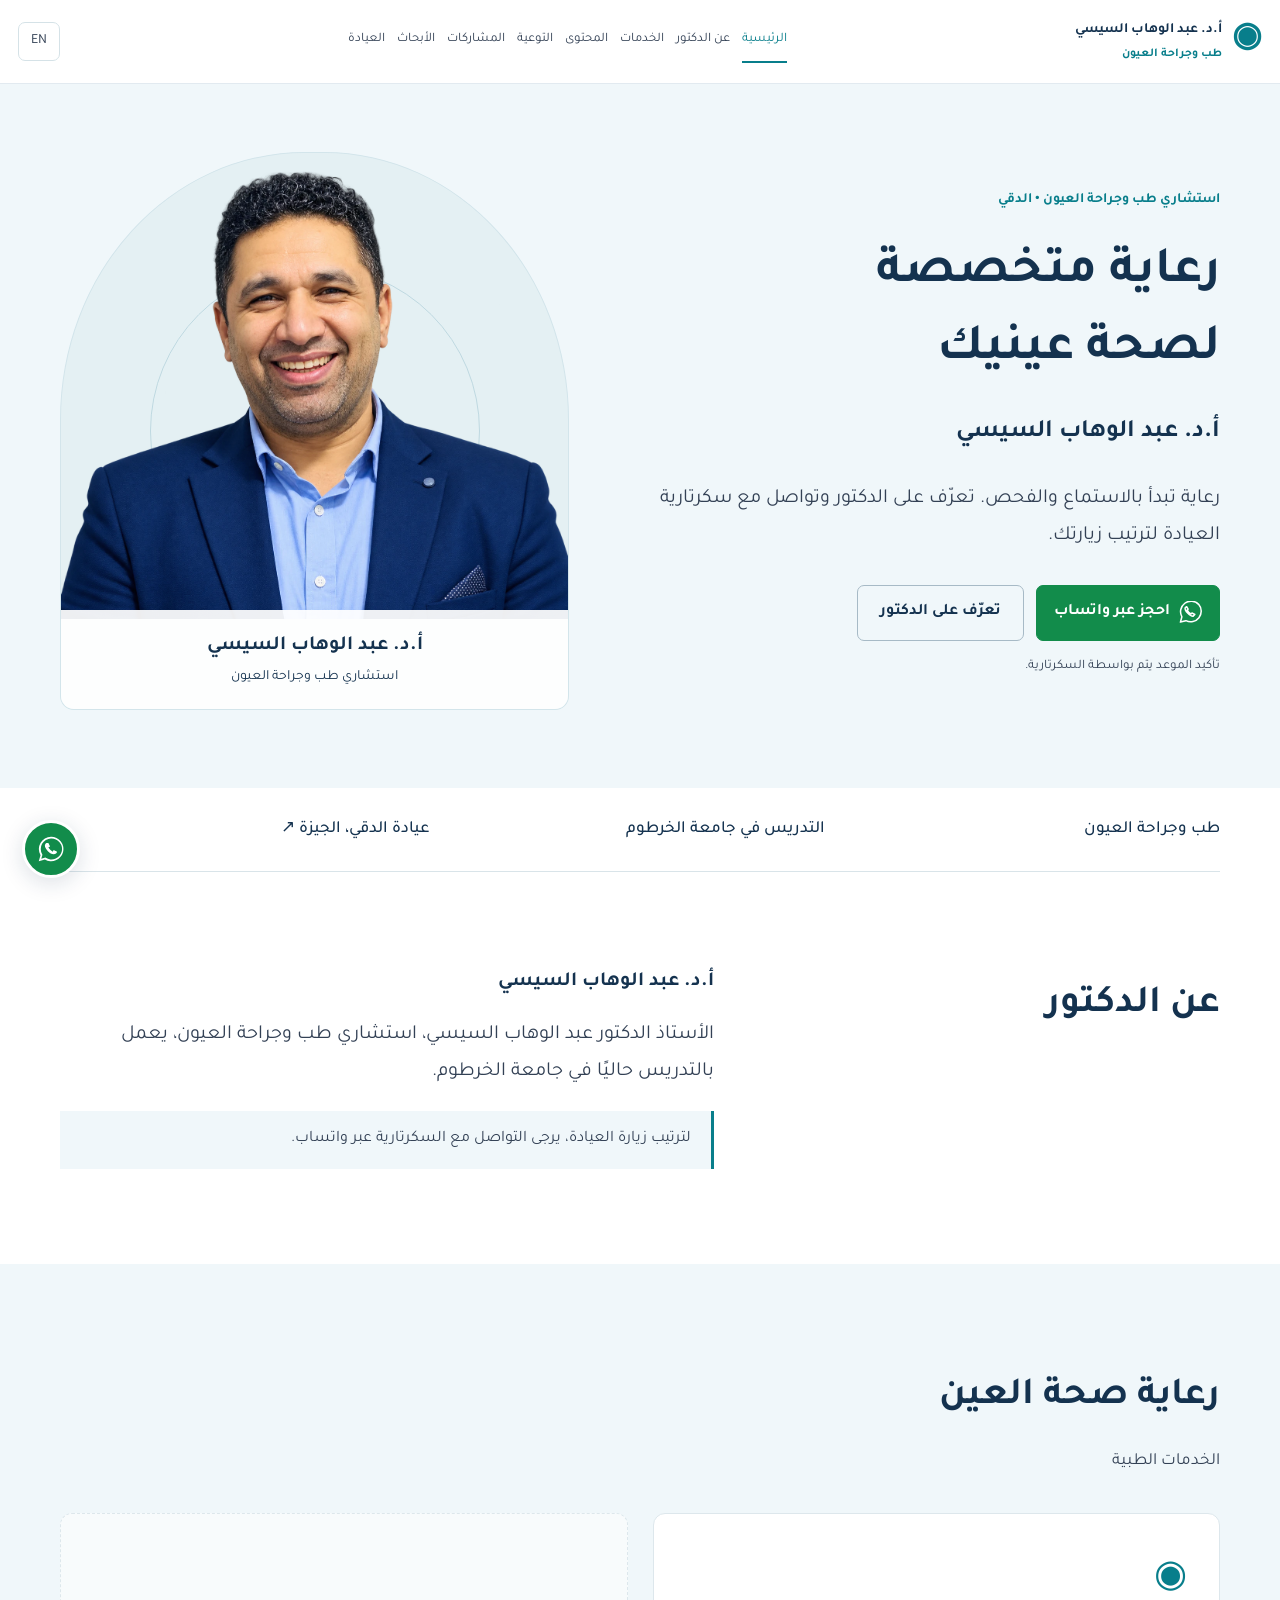
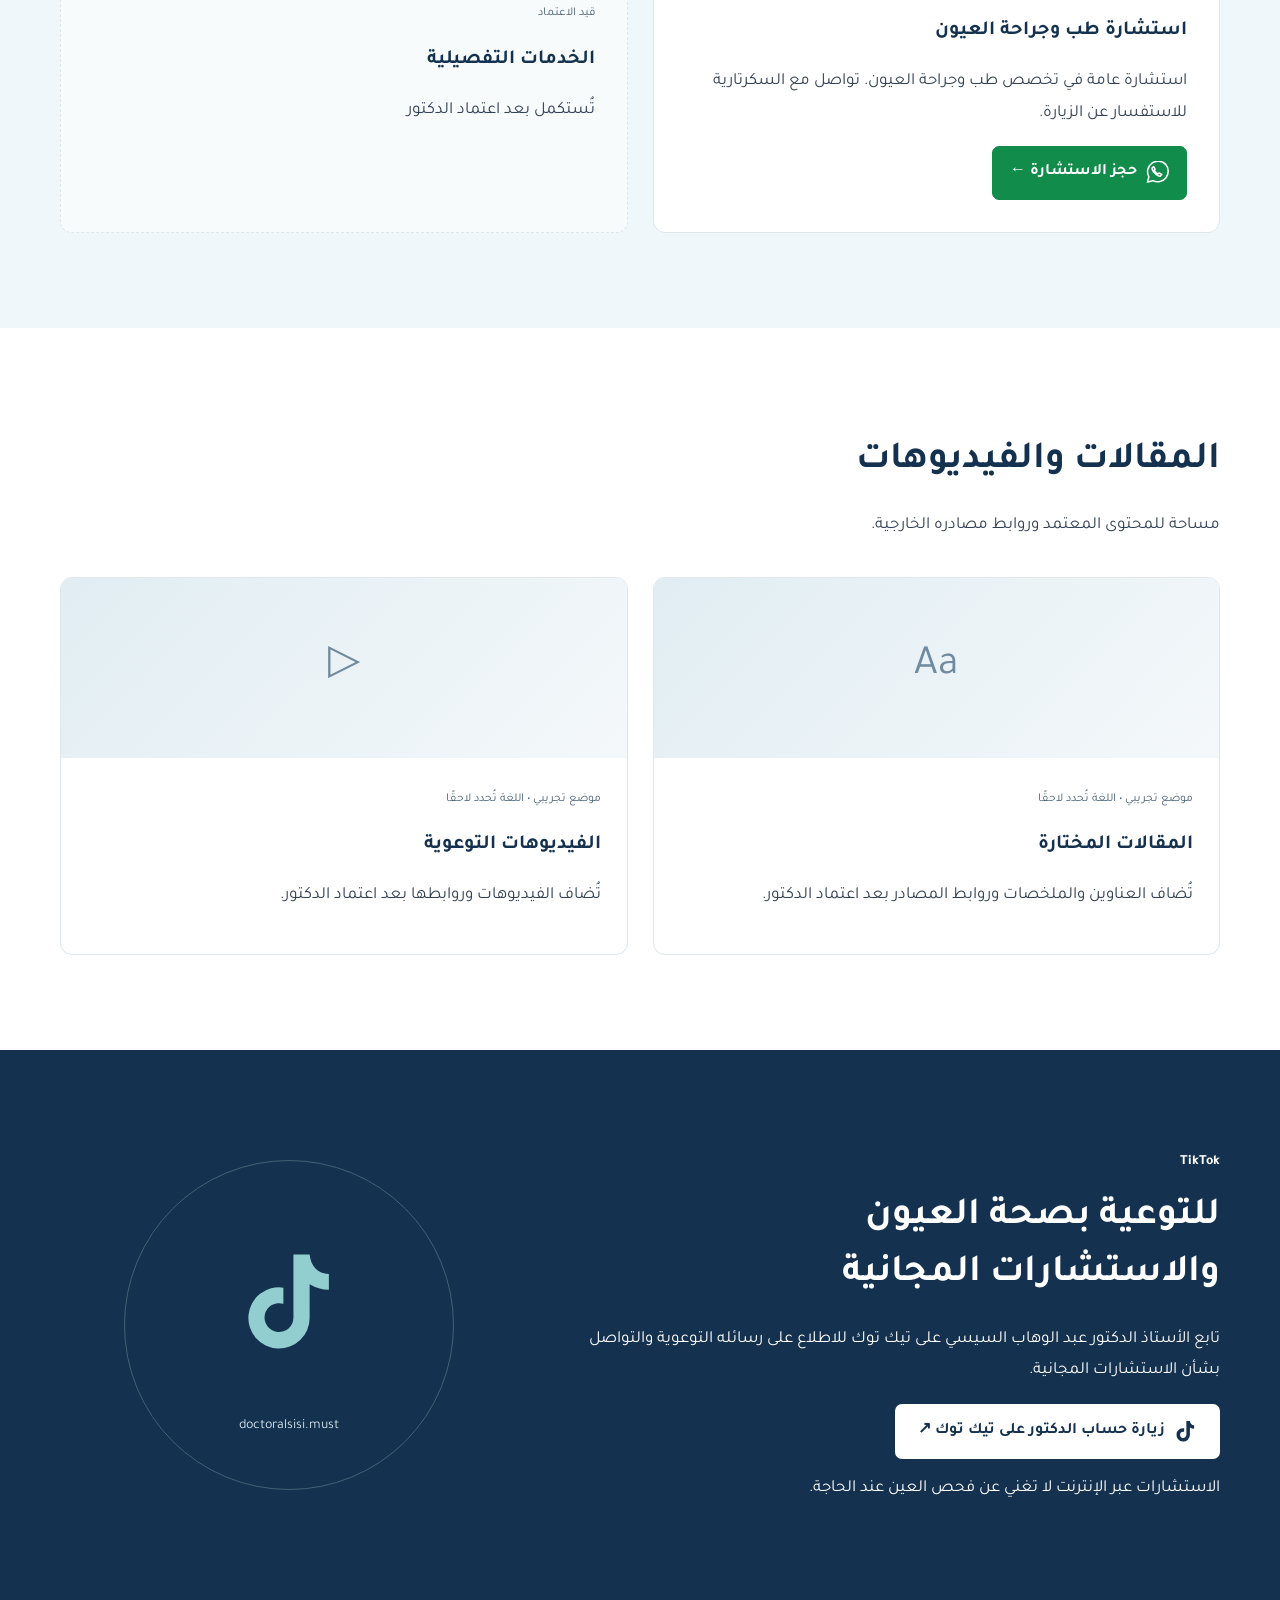
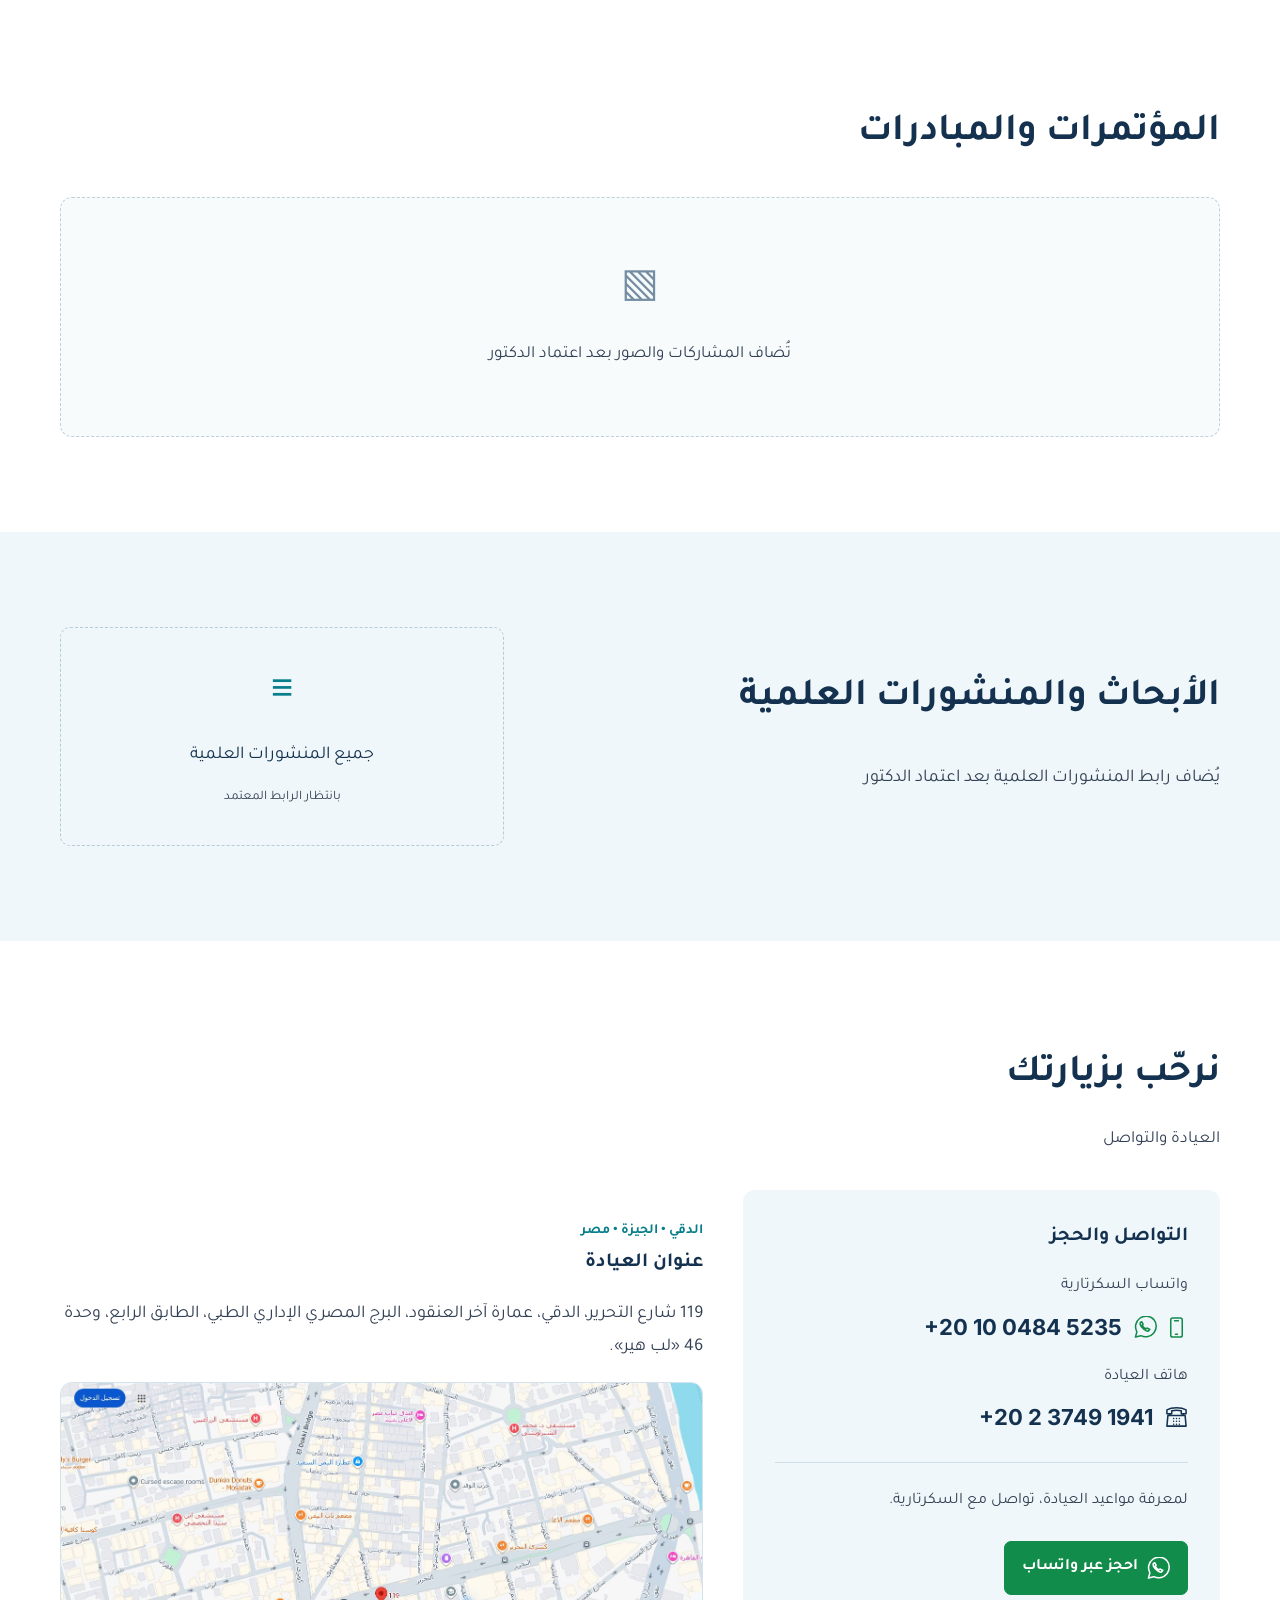
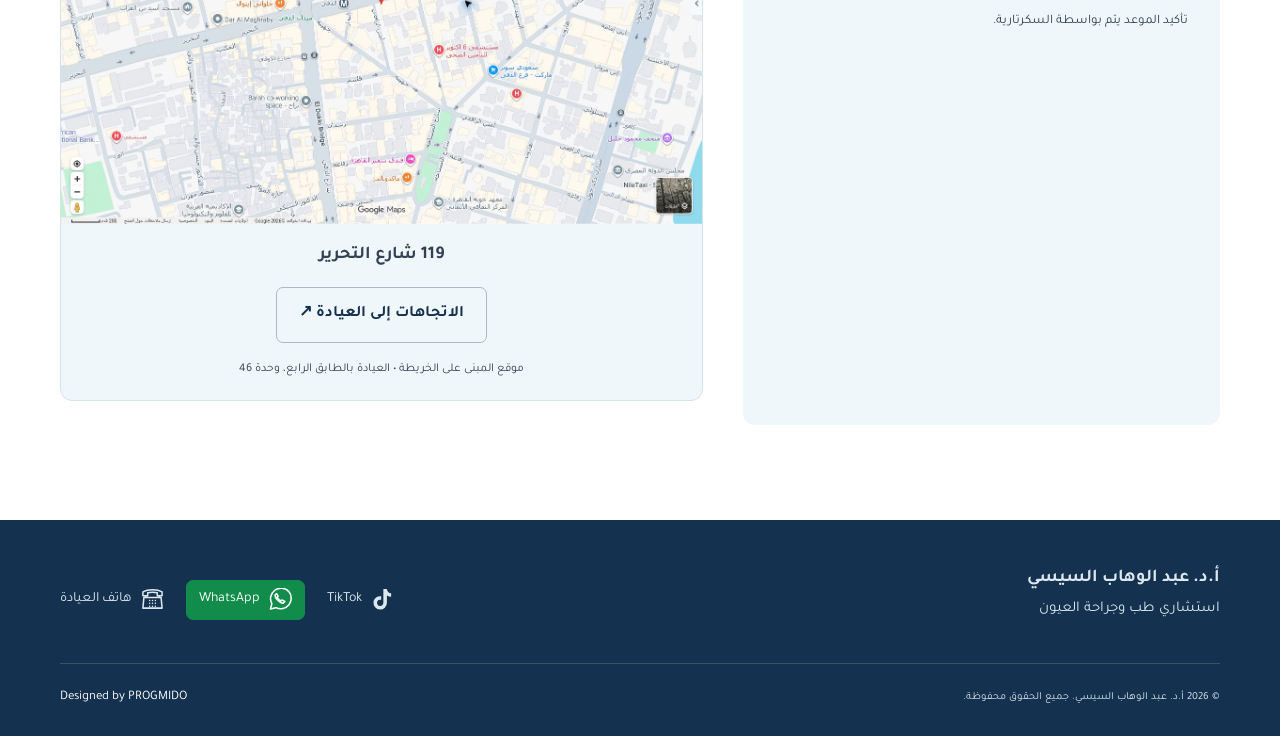
<file: index.html>
<!DOCTYPE html>

<html dir="rtl" lang="ar"><head><meta charset="utf-8"/><meta content="width=device-width,initial-scale=1" name="viewport"/><meta content="noindex,nofollow" name="robots"/><title>أ.د. عبد الوهاب السيسي | استشاري طب وجراحة العيون</title><meta content="تعرّف على الأستاذ الدكتور عبد الوهاب السيسي، استشاري طب وجراحة العيون، وتواصل مع سكرتارية عيادة الدقي لحجز موعد." name="description"/><link href="index.html" hreflang="ar" rel="alternate"/><link href="en.html" hreflang="en" rel="alternate"/><link href="assets/css/style.css?v=3" rel="stylesheet"/><script defer="" src="assets/js/main.js"></script><link href="assets/css/fonts.css" rel="stylesheet"/></head><body>
<a class="skip" href="#main">انتقل إلى المحتوى</a><header class="header"><div class="nav-wrap"><a class="brand" href="#home"><span aria-hidden="true" class="brand-icon">◉</span><span>أ.د. عبد الوهاب السيسي<small>طب وجراحة العيون</small></span></a><button aria-controls="navigation" aria-expanded="false" class="menu-toggle">القائمة ☰</button><nav aria-label="القائمة الرئيسية" id="navigation"><a href="#home">الرئيسية</a><a href="#about">عن الدكتور</a><a href="#services">الخدمات</a><a href="#insights">المحتوى</a><a href="#awareness">التوعية</a><a href="#activities">المشاركات</a><a href="#research">الأبحاث</a><a href="#clinic">العيادة</a></nav><a class="language" data-language="" href="en.html" lang="en">EN</a></div></header>
<main id="main"><section class="hero" id="home"><div class="container hero-grid"><div><span class="eyebrow">استشاري طب وجراحة العيون • الدقي</span><h1>رعاية متخصصة<br/>لصحة عينيك</h1><p class="hero-name">أ.د. عبد الوهاب السيسي</p><p class="lead">رعاية تبدأ بالاستماع والفحص. تعرّف على الدكتور وتواصل مع سكرتارية العيادة لترتيب زيارتك.</p><div class="actions"><a class="button primary whatsapp-action" href="https://wa.me/201004845235?text=%D9%85%D8%B1%D8%AD%D8%A8%D9%8B%D8%A7%D8%8C%20%D8%A3%D8%B1%D8%BA%D8%A8%20%D9%81%D9%8A%20%D8%AD%D8%AC%D8%B2%20%D9%85%D9%88%D8%B9%D8%AF%20%D9%85%D8%B9%20%D8%A7%D9%84%D8%A3%D8%B3%D8%AA%D8%A7%D8%B0%20%D8%A7%D9%84%D8%AF%D9%83%D8%AA%D9%88%D8%B1%20%D8%B9%D8%A8%D8%AF%20%D8%A7%D9%84%D9%88%D9%87%D8%A7%D8%A8%20%D8%A7%D9%84%D8%B3%D9%8A%D8%B3%D9%8A%20%D9%81%D9%8A%20%D8%B9%D9%8A%D8%A7%D8%AF%D8%A9%20%D8%A7%D9%84%D8%AF%D9%82%D9%8A.%20%D9%85%D8%A7%20%D8%A7%D9%84%D9%85%D9%88%D8%A7%D8%B9%D9%8A%D8%AF%20%D8%A7%D9%84%D9%85%D8%AA%D8%A7%D8%AD%D8%A9%D8%9F" rel="noopener noreferrer" target="_blank"><svg aria-hidden="true" class="contact-icon whatsapp-icon" fill="none" stroke="currentColor" stroke-linecap="round" stroke-linejoin="round" stroke-width="1.6" viewBox="0 0 24 24"><path d="M20.5 3.5A11 11 0 0 0 3 16.5L1.5 22l5.7-1.5A11 11 0 0 0 20.5 3.5Z"></path><path d="M8 6 6.5 7c-1 3 5 9 8 9l2-2-3-1.5-1 1c-2-1-3-2-4-4l1-1Z"></path></svg>احجز عبر واتساب</a><a class="button secondary" href="#about">تعرّف على الدكتور</a></div><p class="fine">تأكيد الموعد يتم بواسطة السكرتارية.</p></div><div class="portrait"><div aria-hidden="true" class="orbit"></div><img alt="أ.د. عبد الوهاب السيسي" fetchpriority="high" height="1202" src="assets/images/doctor-portrait.webp" width="1309"/><div class="portrait-caption">أ.د. عبد الوهاب السيسي<small>استشاري طب وجراحة العيون</small></div></div></div></section>
<div class="quick-strip container"><div><strong>طب وجراحة العيون</strong></div><div><strong>التدريس في جامعة الخرطوم</strong></div><a href="#clinic"><strong>عيادة الدقي، الجيزة ↗</strong></a></div>
<section id="about"><div class="container about-grid"><div class="section-heading"><h2>عن الدكتور</h2></div><div><h3>أ.د. عبد الوهاب السيسي</h3><p class="lead">الأستاذ الدكتور عبد الوهاب السيسي، استشاري طب وجراحة العيون، يعمل بالتدريس حاليًا في جامعة الخرطوم.</p><div class="inline-note">لترتيب زيارة العيادة، يرجى التواصل مع السكرتارية عبر واتساب.</div></div></div></section>
<section class="tinted" id="services"><div class="container"><div class="section-heading"><h2>رعاية صحة العين</h2><p>الخدمات الطبية</p></div><div class="cards"><article class="card service"><span aria-hidden="true" class="card-icon">◉</span><h3>استشارة طب وجراحة العيون</h3><p>استشارة عامة في تخصص طب وجراحة العيون. تواصل مع السكرتارية للاستفسار عن الزيارة.</p><a class="text-link whatsapp-action" href="https://wa.me/201004845235?text=%D9%85%D8%B1%D8%AD%D8%A8%D9%8B%D8%A7%D8%8C%20%D8%A3%D8%B1%D8%BA%D8%A8%20%D9%81%D9%8A%20%D8%AD%D8%AC%D8%B2%20%D9%85%D9%88%D8%B9%D8%AF%20%D9%85%D8%B9%20%D8%A7%D9%84%D8%A3%D8%B3%D8%AA%D8%A7%D8%B0%20%D8%A7%D9%84%D8%AF%D9%83%D8%AA%D9%88%D8%B1%20%D8%B9%D8%A8%D8%AF%20%D8%A7%D9%84%D9%88%D9%87%D8%A7%D8%A8%20%D8%A7%D9%84%D8%B3%D9%8A%D8%B3%D9%8A%20%D9%81%D9%8A%20%D8%B9%D9%8A%D8%A7%D8%AF%D8%A9%20%D8%A7%D9%84%D8%AF%D9%82%D9%8A.%20%D9%85%D8%A7%20%D8%A7%D9%84%D9%85%D9%88%D8%A7%D8%B9%D9%8A%D8%AF%20%D8%A7%D9%84%D9%85%D8%AA%D8%A7%D8%AD%D8%A9%D8%9F" rel="noopener noreferrer" target="_blank"><svg aria-hidden="true" class="contact-icon whatsapp-icon" fill="none" stroke="currentColor" stroke-linecap="round" stroke-linejoin="round" stroke-width="1.6" viewBox="0 0 24 24"><path d="M20.5 3.5A11 11 0 0 0 3 16.5L1.5 22l5.7-1.5A11 11 0 0 0 20.5 3.5Z"></path><path d="M8 6 6.5 7c-1 3 5 9 8 9l2-2-3-1.5-1 1c-2-1-3-2-4-4l1-1Z"></path></svg>حجز الاستشارة ←</a></article><article class="card pending"><span class="badge">قيد الاعتماد</span><h3>الخدمات التفصيلية</h3><p>تُستكمل بعد اعتماد الدكتور</p></article></div></div></section>
<section id="insights"><div class="container"><div class="section-heading"><h2>المقالات والفيديوهات</h2><p>مساحة للمحتوى المعتمد وروابط مصادره الخارجية.</p></div><div class="cards"><article class="card editorial"><div aria-label="موضع صورة المقال" class="media-placeholder" role="img">Aa</div><span class="badge">موضع تجريبي • اللغة تُحدد لاحقًا</span><h3>المقالات المختارة</h3><p>تُضاف العناوين والملخصات وروابط المصادر بعد اعتماد الدكتور.</p></article><article class="card editorial"><div aria-label="موضع صورة الفيديو" class="media-placeholder" role="img">▷</div><span class="badge">موضع تجريبي • اللغة تُحدد لاحقًا</span><h3>الفيديوهات التوعوية</h3><p>تُضاف الفيديوهات وروابطها بعد اعتماد الدكتور.</p></article></div></div></section>
<section class="awareness" id="awareness"><div class="container awareness-grid"><div><span class="eyebrow">TikTok</span><h2>للتوعية بصحة العيون<br/>والاستشارات المجانية</h2><p>تابع الأستاذ الدكتور عبد الوهاب السيسي على تيك توك للاطلاع على رسائله التوعوية والتواصل بشأن الاستشارات المجانية.</p><a class="button white tiktok-action" href="https://www.tiktok.com/@doctoralsisi.must" rel="noopener noreferrer" target="_blank"><svg aria-hidden="true" class="contact-icon tiktok-icon" fill="currentColor" viewBox="0 0 24 24"><path d="M16.6 1c.3 2.7 1.8 4.3 4.4 4.5v3.6a9.4 9.4 0 0 1-4.4-1.3v7.7a7 7 0 1 1-6-6.9v3.7a3.3 3.3 0 1 0 2.3 3.2V1Z"></path></svg>زيارة حساب الدكتور على تيك توك ↗</a><p class="fine">الاستشارات عبر الإنترنت لا تغني عن فحص العين عند الحاجة.</p></div><div aria-hidden="true" class="awareness-art"><span><svg aria-hidden="true" class="contact-icon tiktok-icon" fill="currentColor" viewBox="0 0 24 24"><path d="M16.6 1c.3 2.7 1.8 4.3 4.4 4.5v3.6a9.4 9.4 0 0 1-4.4-1.3v7.7a7 7 0 1 1-6-6.9v3.7a3.3 3.3 0 1 0 2.3 3.2V1Z"></path></svg></span><div>doctoralsisi.must</div></div></div></section>
<section id="activities"><div class="container"><div class="section-heading"><h2>المؤتمرات والمبادرات</h2></div><div class="empty-gallery"><span aria-hidden="true">▧</span><p>تُضاف المشاركات والصور بعد اعتماد الدكتور</p></div></div></section>
<section class="tinted" id="research"><div class="container research"><div><div class="section-heading"><h2>الأبحاث والمنشورات العلمية</h2></div><p>يُضاف رابط المنشورات العلمية بعد اعتماد الدكتور</p></div><div class="publication-placeholder"><span aria-hidden="true">≡</span><p>جميع المنشورات العلمية</p><small>بانتظار الرابط المعتمد</small></div></div></section>
<section id="clinic"><div class="container"><div class="section-heading"><h2>نرحّب بزيارتك</h2><p>العيادة والتواصل</p></div><div class="clinic-grid"><div class="contact-card"><h3>التواصل والحجز</h3><p>واتساب السكرتارية</p><a class="number" href="https://wa.me/201004845235" rel="noopener noreferrer" target="_blank"><span class="number-icons"><svg aria-hidden="true" class="contact-icon mobile-icon" fill="none" stroke="currentColor" stroke-linecap="round" stroke-linejoin="round" stroke-width="1.6" viewBox="0 0 24 24"><rect height="20" rx="2" width="12" x="6" y="2"></rect><path d="M10 5h4M11 19h2"></path></svg><svg aria-hidden="true" class="contact-icon whatsapp-icon" fill="none" stroke="currentColor" stroke-linecap="round" stroke-linejoin="round" stroke-width="1.6" viewBox="0 0 24 24"><path d="M20.5 3.5A11 11 0 0 0 3 16.5L1.5 22l5.7-1.5A11 11 0 0 0 20.5 3.5Z"></path><path d="M8 6 6.5 7c-1 3 5 9 8 9l2-2-3-1.5-1 1c-2-1-3-2-4-4l1-1Z"></path></svg></span><bdi>+20 10 0484 5235</bdi></a><p>هاتف العيادة</p><a class="number" href="tel:+20237491941"><span class="number-icons"><svg aria-hidden="true" class="contact-icon landline-icon" fill="none" stroke="currentColor" stroke-linecap="round" stroke-linejoin="round" stroke-width="1.6" viewBox="0 0 24 24"><path d="M3 10h18l1 11H2ZM5 10V8m14 2V8M2 4c5-3 15-3 20 0v4h-5V5a20 20 0 0 0-10 0v3H2Z"></path><path d="M9 13h.01M12 13h.01M15 13h.01M9 16h.01M12 16h.01M15 16h.01M9 19h.01M12 19h.01M15 19h.01"></path></svg></span><bdi>+20 2 3749 1941</bdi></a><hr/><p>لمعرفة مواعيد العيادة، تواصل مع السكرتارية.</p><a class="button primary whatsapp-action" href="https://wa.me/201004845235?text=%D9%85%D8%B1%D8%AD%D8%A8%D9%8B%D8%A7%D8%8C%20%D8%A3%D8%B1%D8%BA%D8%A8%20%D9%81%D9%8A%20%D8%AD%D8%AC%D8%B2%20%D9%85%D9%88%D8%B9%D8%AF%20%D9%85%D8%B9%20%D8%A7%D9%84%D8%A3%D8%B3%D8%AA%D8%A7%D8%B0%20%D8%A7%D9%84%D8%AF%D9%83%D8%AA%D9%88%D8%B1%20%D8%B9%D8%A8%D8%AF%20%D8%A7%D9%84%D9%88%D9%87%D8%A7%D8%A8%20%D8%A7%D9%84%D8%B3%D9%8A%D8%B3%D9%8A%20%D9%81%D9%8A%20%D8%B9%D9%8A%D8%A7%D8%AF%D8%A9%20%D8%A7%D9%84%D8%AF%D9%82%D9%8A.%20%D9%85%D8%A7%20%D8%A7%D9%84%D9%85%D9%88%D8%A7%D8%B9%D9%8A%D8%AF%20%D8%A7%D9%84%D9%85%D8%AA%D8%A7%D8%AD%D8%A9%D8%9F" rel="noopener noreferrer" target="_blank"><svg aria-hidden="true" class="contact-icon whatsapp-icon" fill="none" stroke="currentColor" stroke-linecap="round" stroke-linejoin="round" stroke-width="1.6" viewBox="0 0 24 24"><path d="M20.5 3.5A11 11 0 0 0 3 16.5L1.5 22l5.7-1.5A11 11 0 0 0 20.5 3.5Z"></path><path d="M8 6 6.5 7c-1 3 5 9 8 9l2-2-3-1.5-1 1c-2-1-3-2-4-4l1-1Z"></path></svg>احجز عبر واتساب</a><p class="fine">تأكيد الموعد يتم بواسطة السكرتارية.</p></div><div class="address-card"><span class="eyebrow">الدقي • الجيزة • مصر</span><h3>عنوان العيادة</h3><p class="address">119 شارع التحرير، الدقي، عمارة آخر العنقود، البرج المصري الإداري الطبي، الطابق الرابع، وحدة 46 «لب هير».</p><div class="map-panel"><a aria-label="عرض موقع المبنى على الخريطة" class="map-capture" href="https://www.google.com/maps/place/119+%D8%A7%D9%84%D8%AA%D8%AD%D8%B1%D9%8A%D8%B1%D8%8C+st%D8%8C+%D9%82%D8%B3%D9%85+%D8%A7%D9%84%D8%AF%D9%82%D9%8A%D8%8C+%D9%85%D8%AD%D8%A7%D9%81%D8%B8%D8%A9+%D8%A7%D9%84%D8%AC%D9%8A%D8%B2%D8%A9+3750330%D8%8C+%D9%85%D8%B5%D8%B1%E2%80%AD/@30.0384314,31.2130858,17z/data=!3m1!4b1!4m6!3m5!1s0x145846d4c457eeed:0x3fee08eb1dd763f8!8m2!3d30.0384314!4d31.2130858!16s%2Fg%2F11vklgx51n?entry=ttu&amp;g_ep=EgoyMDI2MTAwNy4wIKXMDSoASAFQAw%3D%3D" rel="noopener noreferrer" target="_blank"><img alt="خريطة موقع 119 شارع التحرير بالدقي" height="936" loading="lazy" src="assets/images/clinic-map.jpg" width="1363"/></a><strong>119 شارع التحرير</strong><a class="button secondary" href="https://www.google.com/maps/place/119+%D8%A7%D9%84%D8%AA%D8%AD%D8%B1%D9%8A%D8%B1%D8%8C+st%D8%8C+%D9%82%D8%B3%D9%85+%D8%A7%D9%84%D8%AF%D9%82%D9%8A%D8%8C+%D9%85%D8%AD%D8%A7%D9%81%D8%B8%D8%A9+%D8%A7%D9%84%D8%AC%D9%8A%D8%B2%D8%A9+3750330%D8%8C+%D9%85%D8%B5%D8%B1%E2%80%AD/@30.0384314,31.2130858,17z/data=!3m1!4b1!4m6!3m5!1s0x145846d4c457eeed:0x3fee08eb1dd763f8!8m2!3d30.0384314!4d31.2130858!16s%2Fg%2F11vklgx51n?entry=ttu&amp;g_ep=EgoyMDI2MTAwNy4wIKXMDSoASAFQAw%3D%3D" rel="noopener noreferrer" target="_blank">الاتجاهات إلى العيادة ↗</a><small>موقع المبنى على الخريطة • العيادة بالطابق الرابع، وحدة 46</small></div></div></div></div></section></main>
<footer><div class="container footer-top"><div><strong>أ.د. عبد الوهاب السيسي</strong><p>استشاري طب وجراحة العيون</p></div><div class="footer-links"><a class="tiktok-action" href="https://www.tiktok.com/@doctoralsisi.must" rel="noopener noreferrer" target="_blank"><svg aria-hidden="true" class="contact-icon tiktok-icon" fill="currentColor" viewBox="0 0 24 24"><path d="M16.6 1c.3 2.7 1.8 4.3 4.4 4.5v3.6a9.4 9.4 0 0 1-4.4-1.3v7.7a7 7 0 1 1-6-6.9v3.7a3.3 3.3 0 1 0 2.3 3.2V1Z"></path></svg>TikTok</a> <a class="whatsapp-action" href="https://wa.me/201004845235?text=%D9%85%D8%B1%D8%AD%D8%A8%D9%8B%D8%A7%D8%8C%20%D8%A3%D8%B1%D8%BA%D8%A8%20%D9%81%D9%8A%20%D8%AD%D8%AC%D8%B2%20%D9%85%D9%88%D8%B9%D8%AF%20%D9%85%D8%B9%20%D8%A7%D9%84%D8%A3%D8%B3%D8%AA%D8%A7%D8%B0%20%D8%A7%D9%84%D8%AF%D9%83%D8%AA%D9%88%D8%B1%20%D8%B9%D8%A8%D8%AF%20%D8%A7%D9%84%D9%88%D9%87%D8%A7%D8%A8%20%D8%A7%D9%84%D8%B3%D9%8A%D8%B3%D9%8A%20%D9%81%D9%8A%20%D8%B9%D9%8A%D8%A7%D8%AF%D8%A9%20%D8%A7%D9%84%D8%AF%D9%82%D9%8A.%20%D9%85%D8%A7%20%D8%A7%D9%84%D9%85%D9%88%D8%A7%D8%B9%D9%8A%D8%AF%20%D8%A7%D9%84%D9%85%D8%AA%D8%A7%D8%AD%D8%A9%D8%9F" rel="noopener noreferrer" target="_blank"><svg aria-hidden="true" class="contact-icon whatsapp-icon" fill="none" stroke="currentColor" stroke-linecap="round" stroke-linejoin="round" stroke-width="1.6" viewBox="0 0 24 24"><path d="M20.5 3.5A11 11 0 0 0 3 16.5L1.5 22l5.7-1.5A11 11 0 0 0 20.5 3.5Z"></path><path d="M8 6 6.5 7c-1 3 5 9 8 9l2-2-3-1.5-1 1c-2-1-3-2-4-4l1-1Z"></path></svg>WhatsApp</a><a class="phone-action" href="tel:+20237491941"><svg aria-hidden="true" class="contact-icon landline-icon" fill="none" stroke="currentColor" stroke-linecap="round" stroke-linejoin="round" stroke-width="1.6" viewBox="0 0 24 24"><path d="M3 10h18l1 11H2ZM5 10V8m14 2V8M2 4c5-3 15-3 20 0v4h-5V5a20 20 0 0 0-10 0v3H2Z"></path><path d="M9 13h.01M12 13h.01M15 13h.01M9 16h.01M12 16h.01M15 16h.01M9 19h.01M12 19h.01M15 19h.01"></path></svg>هاتف العيادة</a></div></div><div class="container footer-bottom"><small>© 2026 أ.د. عبد الوهاب السيسي. جميع الحقوق محفوظة.</small><a class="" href="https://medo67866.github.io/progmido/" rel="noopener noreferrer" target="_blank">Designed by PROGMIDO</a></div></footer>
<a class="floating-whatsapp" href="https://wa.me/201004845235?text=%D9%85%D8%B1%D8%AD%D8%A8%D9%8B%D8%A7%D8%8C%20%D8%A3%D8%B1%D8%BA%D8%A8%20%D9%81%D9%8A%20%D8%AD%D8%AC%D8%B2%20%D9%85%D9%88%D8%B9%D8%AF%20%D9%85%D8%B9%20%D8%A7%D9%84%D8%A3%D8%B3%D8%AA%D8%A7%D8%B0%20%D8%A7%D9%84%D8%AF%D9%83%D8%AA%D9%88%D8%B1%20%D8%B9%D8%A8%D8%AF%20%D8%A7%D9%84%D9%88%D9%87%D8%A7%D8%A8%20%D8%A7%D9%84%D8%B3%D9%8A%D8%B3%D9%8A%20%D9%81%D9%8A%20%D8%B9%D9%8A%D8%A7%D8%AF%D8%A9%20%D8%A7%D9%84%D8%AF%D9%82%D9%8A.%20%D9%85%D8%A7%20%D8%A7%D9%84%D9%85%D9%88%D8%A7%D8%B9%D9%8A%D8%AF%20%D8%A7%D9%84%D9%85%D8%AA%D8%A7%D8%AD%D8%A9%D8%9F" rel="noopener noreferrer" target="_blank"><svg aria-hidden="true" height="28" viewBox="0 0 32 32" width="28"><path d="M16 2a14 14 0 0 0-12 21L2 30l7-2A14 14 0 1 0 16 2zm0 2a12 12 0 1 1-6 22l-.4-.2-4.7 1.3 1.3-4.6-.3-.5A12 12 0 0 1 16 4zm-5 5c-1 0-2 2-2 3 0 4 6 10 10 10 2 0 4-2 4-3l-4-2-1 2c-2-1-4-3-5-5l2-1-2-4z" fill="currentColor"></path></svg><span class="sr-only">احجز عبر واتساب</span></a>
<dialog id="lightbox"><button autofocus="" class="close-lightbox">إغلاق ×</button><img alt="" height="600" width="900"/></dialog></body></html>
</file>
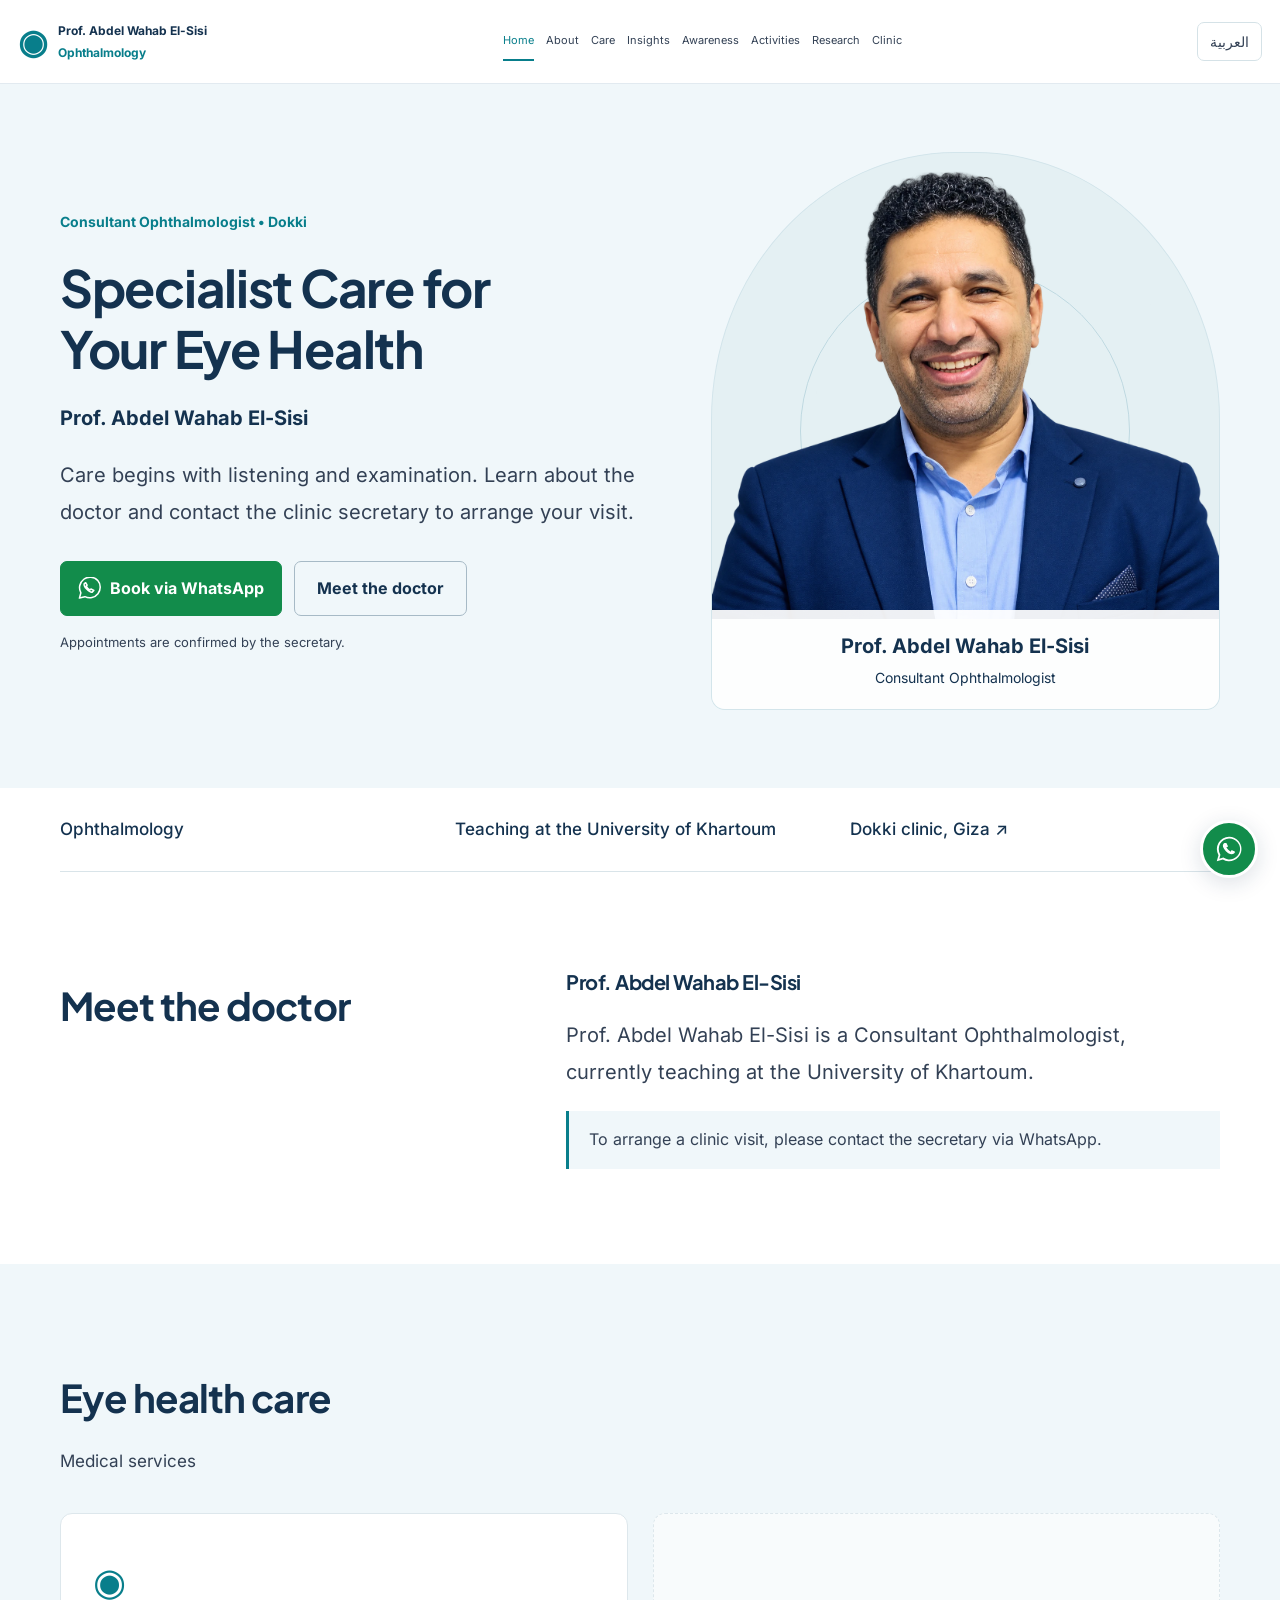
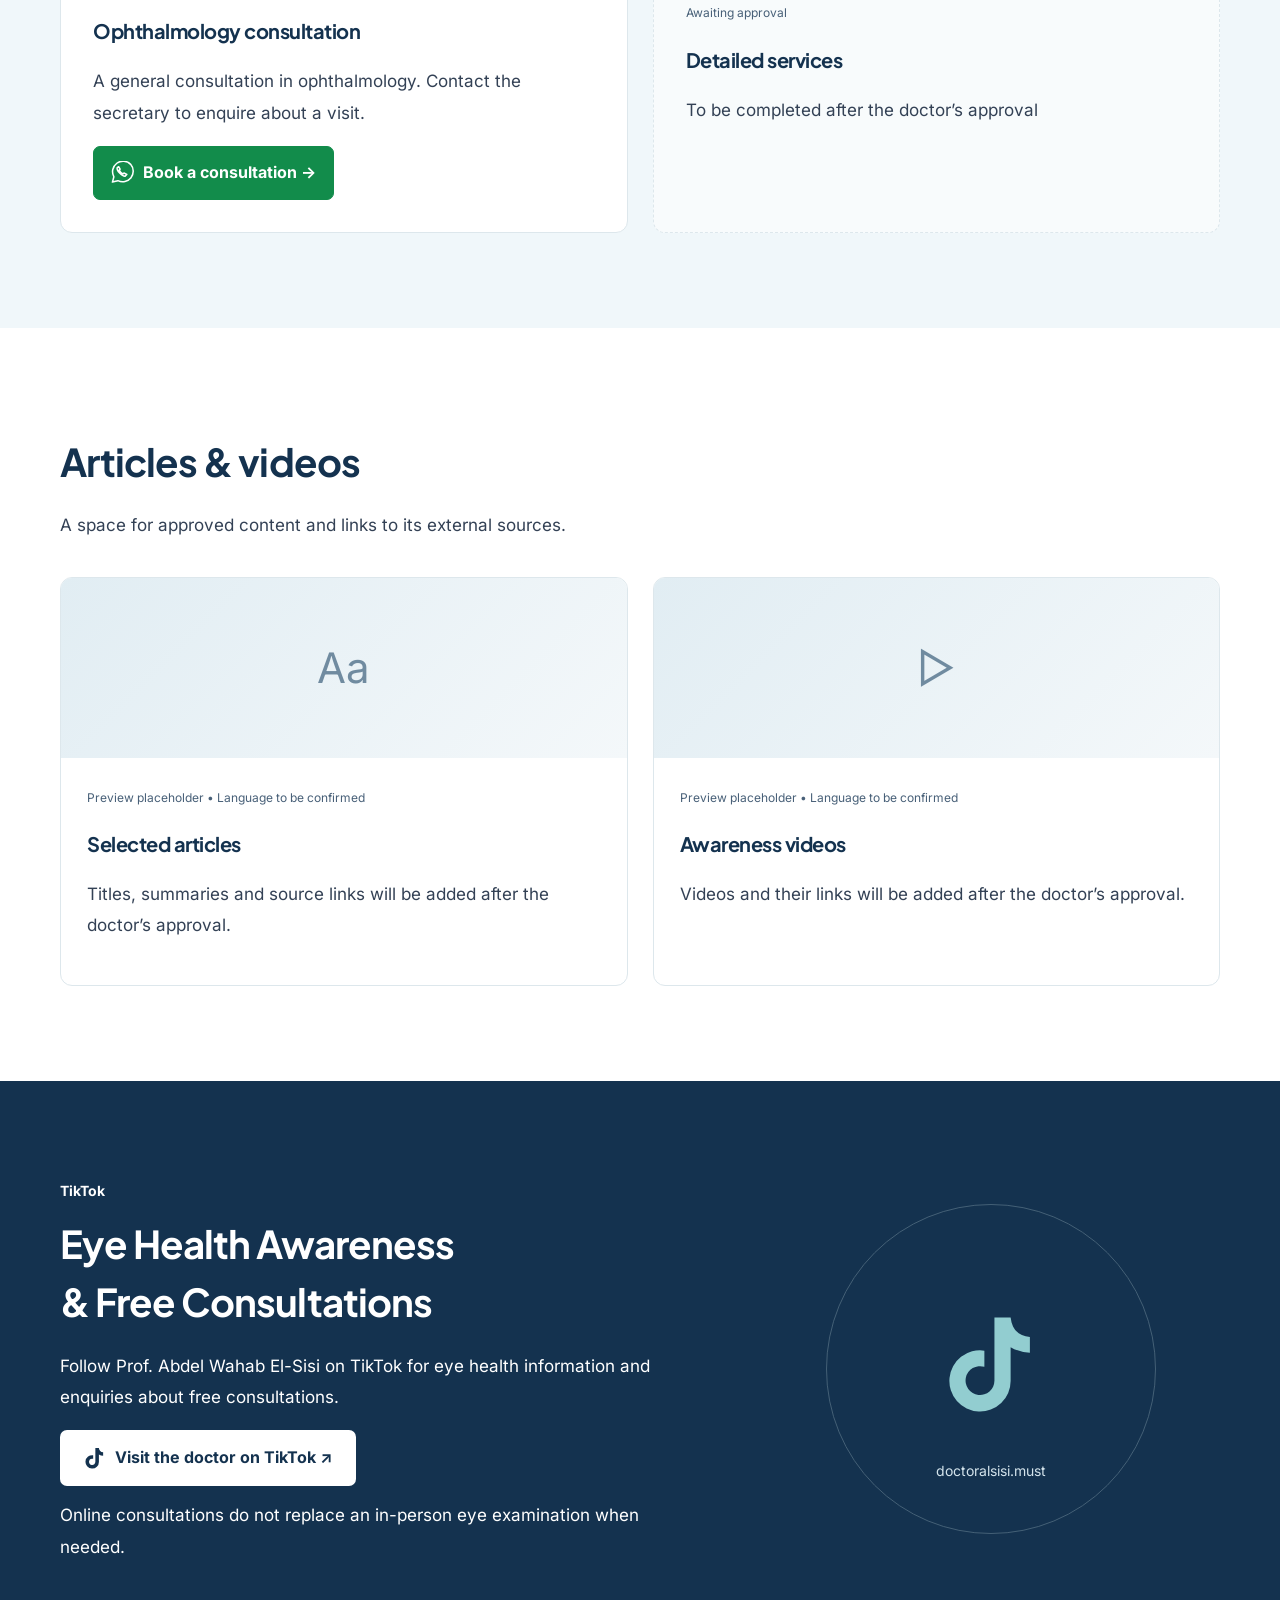
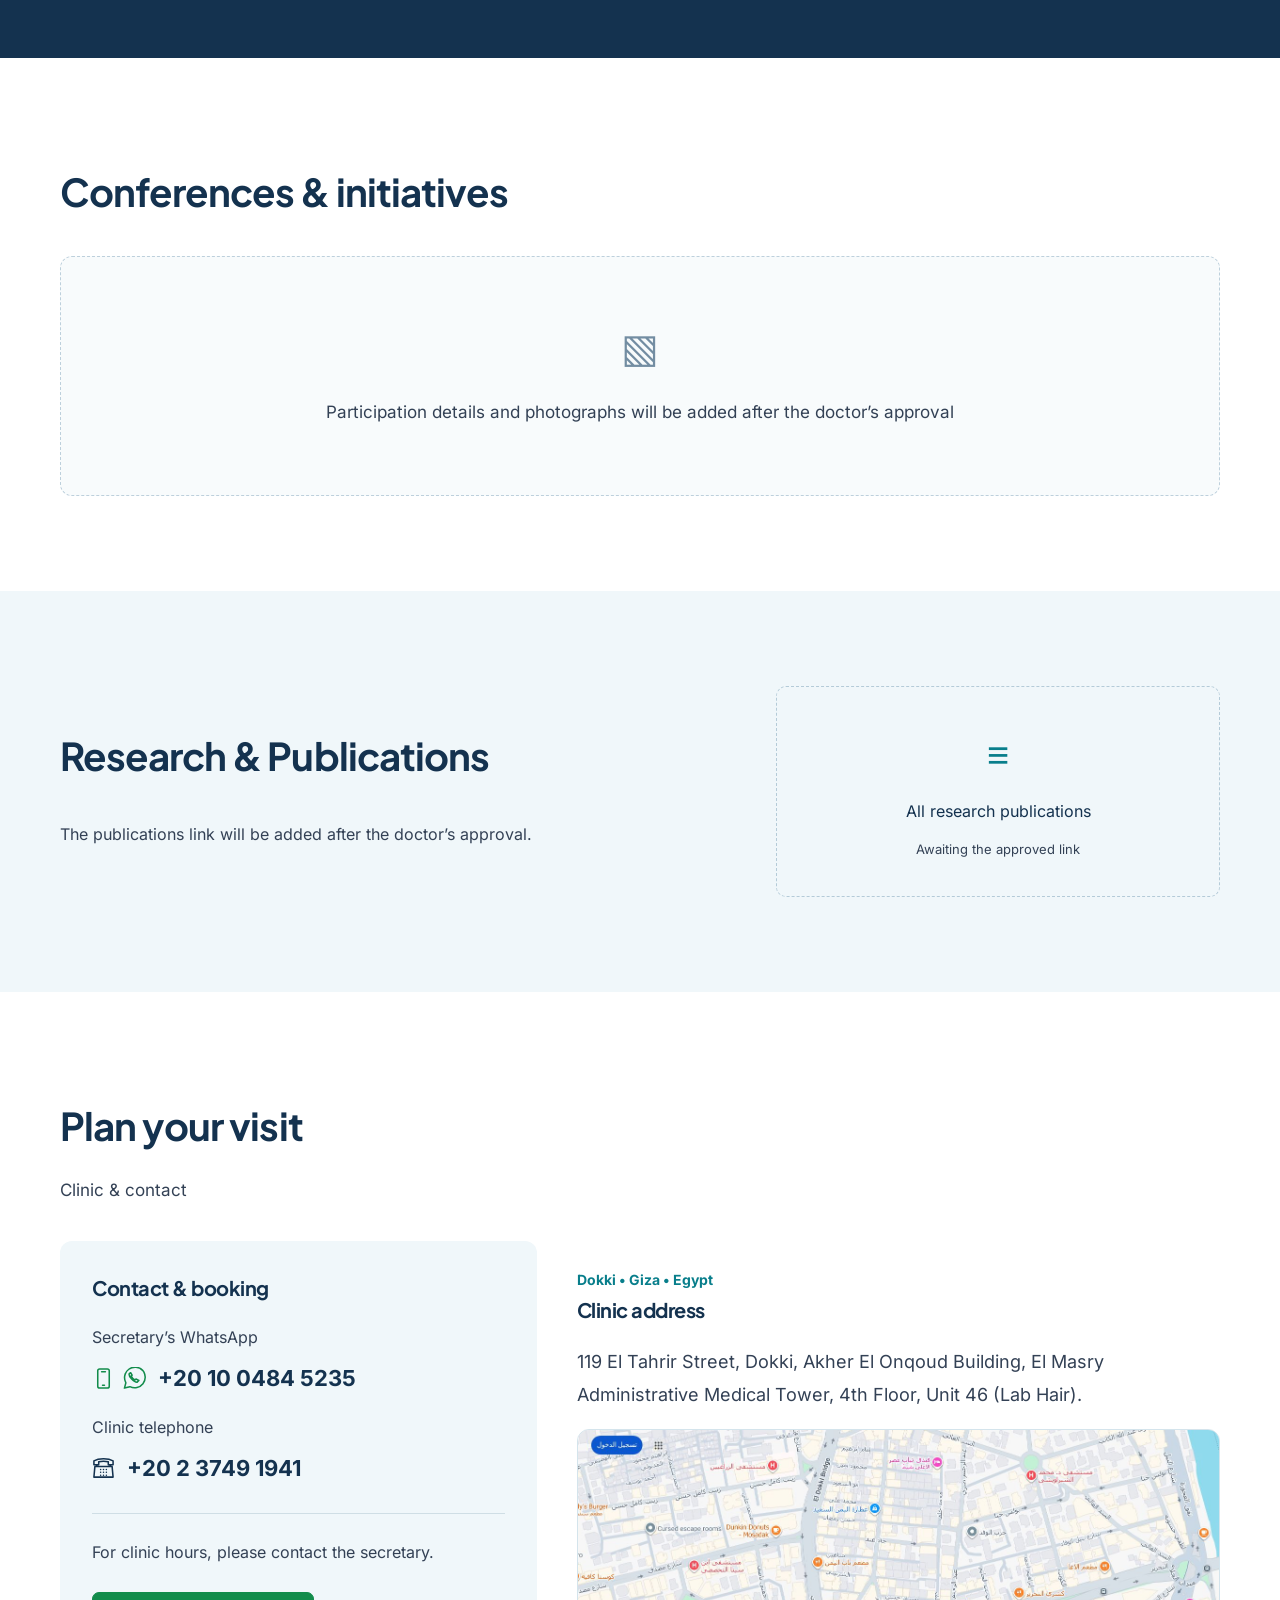
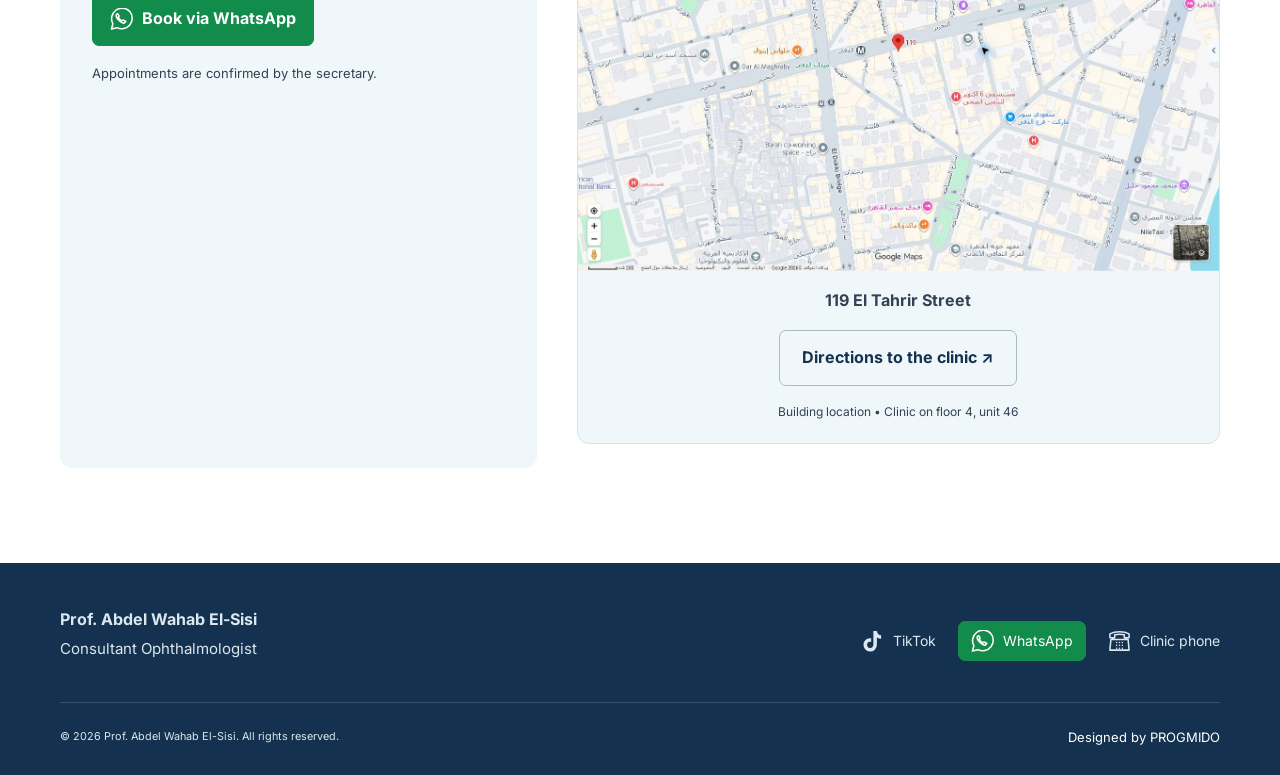
<file: en.html>
<!DOCTYPE html>

<html dir="ltr" lang="en"><head><meta charset="utf-8"/><meta content="width=device-width,initial-scale=1" name="viewport"/><meta content="noindex,nofollow" name="robots"/><title>Prof. Abdel Wahab El-Sisi | Consultant Ophthalmologist</title><meta content="Meet Prof. Abdel Wahab El-Sisi, Consultant Ophthalmologist. Contact the Dokki clinic secretary to arrange an appointment." name="description"/><link href="index.html" hreflang="ar" rel="alternate"/><link href="en.html" hreflang="en" rel="alternate"/><link href="assets/css/style.css?v=3" rel="stylesheet"/><script defer="" src="assets/js/main.js"></script><link href="assets/css/fonts.css" rel="stylesheet"/></head><body>
<a class="skip" href="#main">Skip to content</a><header class="header"><div class="nav-wrap"><a class="brand" href="#home"><span aria-hidden="true" class="brand-icon">◉</span><span>Prof. Abdel Wahab El-Sisi<small>Ophthalmology</small></span></a><button aria-controls="navigation" aria-expanded="false" class="menu-toggle">Menu ☰</button><nav aria-label="Main navigation" id="navigation"><a href="#home">Home</a><a href="#about">About</a><a href="#services">Care</a><a href="#insights">Insights</a><a href="#awareness">Awareness</a><a href="#activities">Activities</a><a href="#research">Research</a><a href="#clinic">Clinic</a></nav><a class="language" data-language="" href="index.html" lang="ar">العربية</a></div></header>
<main id="main"><section class="hero" id="home"><div class="container hero-grid"><div><span class="eyebrow">Consultant Ophthalmologist • Dokki</span><h1>Specialist Care for<br/>Your Eye Health</h1><p class="hero-name">Prof. Abdel Wahab El-Sisi</p><p class="lead">Care begins with listening and examination. Learn about the doctor and contact the clinic secretary to arrange your visit.</p><div class="actions"><a class="button primary whatsapp-action" href="https://wa.me/201004845235?text=Hello%2C%20I%20would%20like%20to%20book%20an%20appointment%20with%20Prof.%20Abdel%20Wahab%20El-Sisi%20at%20the%20Dokki%20clinic.%20What%20appointments%20are%20available%3F" rel="noopener noreferrer" target="_blank"><svg aria-hidden="true" class="contact-icon whatsapp-icon" fill="none" stroke="currentColor" stroke-linecap="round" stroke-linejoin="round" stroke-width="1.6" viewBox="0 0 24 24"><path d="M20.5 3.5A11 11 0 0 0 3 16.5L1.5 22l5.7-1.5A11 11 0 0 0 20.5 3.5Z"></path><path d="M8 6 6.5 7c-1 3 5 9 8 9l2-2-3-1.5-1 1c-2-1-3-2-4-4l1-1Z"></path></svg>Book via WhatsApp</a><a class="button secondary" href="#about">Meet the doctor</a></div><p class="fine">Appointments are confirmed by the secretary.</p></div><div class="portrait"><div aria-hidden="true" class="orbit"></div><img alt="Prof. Abdel Wahab El-Sisi" fetchpriority="high" height="1202" src="assets/images/doctor-portrait.webp" width="1309"/><div class="portrait-caption">Prof. Abdel Wahab El-Sisi<small>Consultant Ophthalmologist</small></div></div></div></section>
<div class="quick-strip container"><div><strong>Ophthalmology</strong></div><div><strong>Teaching at the University of Khartoum</strong></div><a href="#clinic"><strong>Dokki clinic, Giza ↗</strong></a></div>
<section id="about"><div class="container about-grid"><div class="section-heading"><h2>Meet the doctor</h2></div><div><h3>Prof. Abdel Wahab El-Sisi</h3><p class="lead">Prof. Abdel Wahab El-Sisi is a Consultant Ophthalmologist, currently teaching at the University of Khartoum.</p><div class="inline-note">To arrange a clinic visit, please contact the secretary via WhatsApp.</div></div></div></section>
<section class="tinted" id="services"><div class="container"><div class="section-heading"><h2>Eye health care</h2><p>Medical services</p></div><div class="cards"><article class="card service"><span aria-hidden="true" class="card-icon">◉</span><h3>Ophthalmology consultation</h3><p>A general consultation in ophthalmology. Contact the secretary to enquire about a visit.</p><a class="text-link whatsapp-action" href="https://wa.me/201004845235?text=Hello%2C%20I%20would%20like%20to%20book%20an%20appointment%20with%20Prof.%20Abdel%20Wahab%20El-Sisi%20at%20the%20Dokki%20clinic.%20What%20appointments%20are%20available%3F" rel="noopener noreferrer" target="_blank"><svg aria-hidden="true" class="contact-icon whatsapp-icon" fill="none" stroke="currentColor" stroke-linecap="round" stroke-linejoin="round" stroke-width="1.6" viewBox="0 0 24 24"><path d="M20.5 3.5A11 11 0 0 0 3 16.5L1.5 22l5.7-1.5A11 11 0 0 0 20.5 3.5Z"></path><path d="M8 6 6.5 7c-1 3 5 9 8 9l2-2-3-1.5-1 1c-2-1-3-2-4-4l1-1Z"></path></svg>Book a consultation →</a></article><article class="card pending"><span class="badge">Awaiting approval</span><h3>Detailed services</h3><p>To be completed after the doctor’s approval</p></article></div></div></section>
<section id="insights"><div class="container"><div class="section-heading"><h2>Articles &amp; videos</h2><p>A space for approved content and links to its external sources.</p></div><div class="cards"><article class="card editorial"><div aria-label="Article image placeholder" class="media-placeholder" role="img">Aa</div><span class="badge">Preview placeholder • Language to be confirmed</span><h3>Selected articles</h3><p>Titles, summaries and source links will be added after the doctor’s approval.</p></article><article class="card editorial"><div aria-label="Video image placeholder" class="media-placeholder" role="img">▷</div><span class="badge">Preview placeholder • Language to be confirmed</span><h3>Awareness videos</h3><p>Videos and their links will be added after the doctor’s approval.</p></article></div></div></section>
<section class="awareness" id="awareness"><div class="container awareness-grid"><div><span class="eyebrow">TikTok</span><h2>Eye Health Awareness<br/>&amp; Free Consultations</h2><p>Follow Prof. Abdel Wahab El-Sisi on TikTok for eye health information and enquiries about free consultations.</p><a class="button white tiktok-action" href="https://www.tiktok.com/@doctoralsisi.must" rel="noopener noreferrer" target="_blank"><svg aria-hidden="true" class="contact-icon tiktok-icon" fill="currentColor" viewBox="0 0 24 24"><path d="M16.6 1c.3 2.7 1.8 4.3 4.4 4.5v3.6a9.4 9.4 0 0 1-4.4-1.3v7.7a7 7 0 1 1-6-6.9v3.7a3.3 3.3 0 1 0 2.3 3.2V1Z"></path></svg>Visit the doctor on TikTok ↗</a><p class="fine">Online consultations do not replace an in-person eye examination when needed.</p></div><div aria-hidden="true" class="awareness-art"><span><svg aria-hidden="true" class="contact-icon tiktok-icon" fill="currentColor" viewBox="0 0 24 24"><path d="M16.6 1c.3 2.7 1.8 4.3 4.4 4.5v3.6a9.4 9.4 0 0 1-4.4-1.3v7.7a7 7 0 1 1-6-6.9v3.7a3.3 3.3 0 1 0 2.3 3.2V1Z"></path></svg></span><div>doctoralsisi.must</div></div></div></section>
<section id="activities"><div class="container"><div class="section-heading"><h2>Conferences &amp; initiatives</h2></div><div class="empty-gallery"><span aria-hidden="true">▧</span><p>Participation details and photographs will be added after the doctor’s approval</p></div></div></section>
<section class="tinted" id="research"><div class="container research"><div><div class="section-heading"><h2>Research &amp; Publications</h2></div><p>The publications link will be added after the doctor’s approval.</p></div><div class="publication-placeholder"><span aria-hidden="true">≡</span><p>All research publications</p><small>Awaiting the approved link</small></div></div></section>
<section id="clinic"><div class="container"><div class="section-heading"><h2>Plan your visit</h2><p>Clinic &amp; contact</p></div><div class="clinic-grid"><div class="contact-card"><h3>Contact &amp; booking</h3><p>Secretary’s WhatsApp</p><a class="number" href="https://wa.me/201004845235" rel="noopener noreferrer" target="_blank"><span class="number-icons"><svg aria-hidden="true" class="contact-icon mobile-icon" fill="none" stroke="currentColor" stroke-linecap="round" stroke-linejoin="round" stroke-width="1.6" viewBox="0 0 24 24"><rect height="20" rx="2" width="12" x="6" y="2"></rect><path d="M10 5h4M11 19h2"></path></svg><svg aria-hidden="true" class="contact-icon whatsapp-icon" fill="none" stroke="currentColor" stroke-linecap="round" stroke-linejoin="round" stroke-width="1.6" viewBox="0 0 24 24"><path d="M20.5 3.5A11 11 0 0 0 3 16.5L1.5 22l5.7-1.5A11 11 0 0 0 20.5 3.5Z"></path><path d="M8 6 6.5 7c-1 3 5 9 8 9l2-2-3-1.5-1 1c-2-1-3-2-4-4l1-1Z"></path></svg></span><bdi>+20 10 0484 5235</bdi></a><p>Clinic telephone</p><a class="number" href="tel:+20237491941"><span class="number-icons"><svg aria-hidden="true" class="contact-icon landline-icon" fill="none" stroke="currentColor" stroke-linecap="round" stroke-linejoin="round" stroke-width="1.6" viewBox="0 0 24 24"><path d="M3 10h18l1 11H2ZM5 10V8m14 2V8M2 4c5-3 15-3 20 0v4h-5V5a20 20 0 0 0-10 0v3H2Z"></path><path d="M9 13h.01M12 13h.01M15 13h.01M9 16h.01M12 16h.01M15 16h.01M9 19h.01M12 19h.01M15 19h.01"></path></svg></span><bdi>+20 2 3749 1941</bdi></a><hr/><p>For clinic hours, please contact the secretary.</p><a class="button primary whatsapp-action" href="https://wa.me/201004845235?text=Hello%2C%20I%20would%20like%20to%20book%20an%20appointment%20with%20Prof.%20Abdel%20Wahab%20El-Sisi%20at%20the%20Dokki%20clinic.%20What%20appointments%20are%20available%3F" rel="noopener noreferrer" target="_blank"><svg aria-hidden="true" class="contact-icon whatsapp-icon" fill="none" stroke="currentColor" stroke-linecap="round" stroke-linejoin="round" stroke-width="1.6" viewBox="0 0 24 24"><path d="M20.5 3.5A11 11 0 0 0 3 16.5L1.5 22l5.7-1.5A11 11 0 0 0 20.5 3.5Z"></path><path d="M8 6 6.5 7c-1 3 5 9 8 9l2-2-3-1.5-1 1c-2-1-3-2-4-4l1-1Z"></path></svg>Book via WhatsApp</a><p class="fine">Appointments are confirmed by the secretary.</p></div><div class="address-card"><span class="eyebrow">Dokki • Giza • Egypt</span><h3>Clinic address</h3><p class="address">119 El Tahrir Street, Dokki, Akher El Onqoud Building, El Masry Administrative Medical Tower, 4th Floor, Unit 46 (Lab Hair).</p><div class="map-panel"><a aria-label="View the building on Google Maps" class="map-capture" href="https://www.google.com/maps/place/119+%D8%A7%D9%84%D8%AA%D8%AD%D8%B1%D9%8A%D8%B1%D8%8C+st%D8%8C+%D9%82%D8%B3%D9%85+%D8%A7%D9%84%D8%AF%D9%82%D9%8A%D8%8C+%D9%85%D8%AD%D8%A7%D9%81%D8%B8%D8%A9+%D8%A7%D9%84%D8%AC%D9%8A%D8%B2%D8%A9+3750330%D8%8C+%D9%85%D8%B5%D8%B1%E2%80%AD/@30.0384314,31.2130858,17z/data=!3m1!4b1!4m6!3m5!1s0x145846d4c457eeed:0x3fee08eb1dd763f8!8m2!3d30.0384314!4d31.2130858!16s%2Fg%2F11vklgx51n?entry=ttu&amp;g_ep=EgoyMDI2MTAwNy4wIKXMDSoASAFQAw%3D%3D" rel="noopener noreferrer" target="_blank"><img alt="Map of 119 El Tahrir Street, Dokki" height="936" loading="lazy" src="assets/images/clinic-map.jpg" width="1363"/></a><strong>119 El Tahrir Street</strong><a class="button secondary" href="https://www.google.com/maps/place/119+%D8%A7%D9%84%D8%AA%D8%AD%D8%B1%D9%8A%D8%B1%D8%8C+st%D8%8C+%D9%82%D8%B3%D9%85+%D8%A7%D9%84%D8%AF%D9%82%D9%8A%D8%8C+%D9%85%D8%AD%D8%A7%D9%81%D8%B8%D8%A9+%D8%A7%D9%84%D8%AC%D9%8A%D8%B2%D8%A9+3750330%D8%8C+%D9%85%D8%B5%D8%B1%E2%80%AD/@30.0384314,31.2130858,17z/data=!3m1!4b1!4m6!3m5!1s0x145846d4c457eeed:0x3fee08eb1dd763f8!8m2!3d30.0384314!4d31.2130858!16s%2Fg%2F11vklgx51n?entry=ttu&amp;g_ep=EgoyMDI2MTAwNy4wIKXMDSoASAFQAw%3D%3D" rel="noopener noreferrer" target="_blank">Directions to the clinic ↗</a><small>Building location • Clinic on floor 4, unit 46</small></div></div></div></div></section></main>
<footer><div class="container footer-top"><div><strong>Prof. Abdel Wahab El-Sisi</strong><p>Consultant Ophthalmologist</p></div><div class="footer-links"><a class="tiktok-action" href="https://www.tiktok.com/@doctoralsisi.must" rel="noopener noreferrer" target="_blank"><svg aria-hidden="true" class="contact-icon tiktok-icon" fill="currentColor" viewBox="0 0 24 24"><path d="M16.6 1c.3 2.7 1.8 4.3 4.4 4.5v3.6a9.4 9.4 0 0 1-4.4-1.3v7.7a7 7 0 1 1-6-6.9v3.7a3.3 3.3 0 1 0 2.3 3.2V1Z"></path></svg>TikTok</a> <a class="whatsapp-action" href="https://wa.me/201004845235?text=Hello%2C%20I%20would%20like%20to%20book%20an%20appointment%20with%20Prof.%20Abdel%20Wahab%20El-Sisi%20at%20the%20Dokki%20clinic.%20What%20appointments%20are%20available%3F" rel="noopener noreferrer" target="_blank"><svg aria-hidden="true" class="contact-icon whatsapp-icon" fill="none" stroke="currentColor" stroke-linecap="round" stroke-linejoin="round" stroke-width="1.6" viewBox="0 0 24 24"><path d="M20.5 3.5A11 11 0 0 0 3 16.5L1.5 22l5.7-1.5A11 11 0 0 0 20.5 3.5Z"></path><path d="M8 6 6.5 7c-1 3 5 9 8 9l2-2-3-1.5-1 1c-2-1-3-2-4-4l1-1Z"></path></svg>WhatsApp</a><a class="phone-action" href="tel:+20237491941"><svg aria-hidden="true" class="contact-icon landline-icon" fill="none" stroke="currentColor" stroke-linecap="round" stroke-linejoin="round" stroke-width="1.6" viewBox="0 0 24 24"><path d="M3 10h18l1 11H2ZM5 10V8m14 2V8M2 4c5-3 15-3 20 0v4h-5V5a20 20 0 0 0-10 0v3H2Z"></path><path d="M9 13h.01M12 13h.01M15 13h.01M9 16h.01M12 16h.01M15 16h.01M9 19h.01M12 19h.01M15 19h.01"></path></svg>Clinic phone</a></div></div><div class="container footer-bottom"><small>© 2026 Prof. Abdel Wahab El-Sisi. All rights reserved.</small><a class="" href="https://medo67866.github.io/progmido/" rel="noopener noreferrer" target="_blank">Designed by PROGMIDO</a></div></footer>
<a class="floating-whatsapp" href="https://wa.me/201004845235?text=Hello%2C%20I%20would%20like%20to%20book%20an%20appointment%20with%20Prof.%20Abdel%20Wahab%20El-Sisi%20at%20the%20Dokki%20clinic.%20What%20appointments%20are%20available%3F" rel="noopener noreferrer" target="_blank"><svg aria-hidden="true" height="28" viewBox="0 0 32 32" width="28"><path d="M16 2a14 14 0 0 0-12 21L2 30l7-2A14 14 0 1 0 16 2zm0 2a12 12 0 1 1-6 22l-.4-.2-4.7 1.3 1.3-4.6-.3-.5A12 12 0 0 1 16 4zm-5 5c-1 0-2 2-2 3 0 4 6 10 10 10 2 0 4-2 4-3l-4-2-1 2c-2-1-4-3-5-5l2-1-2-4z" fill="currentColor"></path></svg><span class="sr-only">Book via WhatsApp</span></a>
<dialog id="lightbox"><button autofocus="" class="close-lightbox">Close ×</button><img alt="" height="600" width="900"/></dialog></body></html>
</file>
<file: assets/css/style.css>
*{box-sizing:border-box}html{scroll-behavior:smooth;scroll-padding-top:100px}body{margin:0;color:#334155;background:white;font-family:Tajawal,Arial,sans-serif;line-height:1.9}h1,h2,h3,p{margin-top:0}h1,h2,h3{color:#14324f;line-height:1.5}h1{font-size:clamp(2.2rem,4vw,3.7rem);letter-spacing:-1.5px;margin:20px 0}h2{font-size:clamp(1.8rem,3vw,2.6rem);margin:10px 0 20px}h3{font-size:1.25rem}a{color:inherit;text-decoration:none}a:hover{text-decoration:underline}button{font:inherit;cursor:pointer}a,button{touch-action:manipulation}a:focus-visible,button:focus-visible{outline:3px solid #087e8b;outline-offset:5px}.container{width:min(1160px,calc(100% - 48px));margin:auto}section{padding:95px 0;scroll-margin-top:25px}.tinted{background:#f0f7fa}.header{position:sticky;top:0;z-index:20;background:#ffffffed;backdrop-filter:blur(12px);border-bottom:1px solid #e2eaf0}.nav-wrap{max-width:1400px;margin:auto;display:flex;align-items:center;gap:22px;padding:16px 24px}.brand{display:flex;align-items:center;gap:10px;font-weight:bold;color:#14324f;line-height:1.5;font-size:14px;white-space:nowrap}.brand small{display:block;font-size:10px;color:#087e8b;margin-top:4px}.brand-icon{font-size:34px;color:#087e8b}nav{display:flex;flex:1;justify-content:center;gap:17px;font-size:11px}nav a{padding:8px 0;border-bottom:2px solid transparent}nav a.active{color:#087e8b;border-color:#087e8b}.language{border:1px solid #d5e2e7;border-radius:7px;padding:6px 12px;font-size:12px}.menu-toggle{display:none}.hero{background:#f0f7fa;padding:68px 0 78px}.hero-grid{display:grid;grid-template-columns:1.15fr 1fr;gap:65px;align-items:center}.eyebrow{font-size:12px;font-weight:bold;color:#087e8b;letter-spacing:1px}.hero-name{font-size:22px;font-weight:bold;color:#14324f}.lead{font-size:17px;max-width:600px}.actions{display:flex;flex-wrap:wrap;gap:12px;margin-top:30px}.button{display:inline-flex;align-items:center;justify-content:center;padding:12px 22px;min-height:48px;font-size:13px;font-weight:bold;border-radius:7px;border:1px solid transparent}.button:hover{text-decoration:none;filter:brightness(.96)}.primary{color:white;background:#087e8b}.secondary{color:#14324f;background:transparent;border-color:#a7bac6}.fine{font-size:11px;margin:14px 0 0}.portrait{position:relative;min-height:435px;display:grid;place-items:center;background:#e4f0f3;border-radius:48% 48% 14px 14px;overflow:hidden;border:1px solid #d3e5eb}.orbit{position:absolute;width:330px;height:330px;border:1px solid #bfd9e1;border-radius:50%}.portrait-placeholder{position:relative;text-align:center;padding:30px;max-width:330px}.portrait-placeholder strong{display:block;color:#14324f;font-size:19px}.portrait-placeholder p{font-size:12px}.portrait-symbol{font-size:85px;color:#087e8b;opacity:.5}.portrait-caption{position:absolute;bottom:0;background:#ffffffed;width:100%;padding:18px;text-align:center;color:#14324f;font-weight:bold}.portrait-caption small{display:block;font-size:11px;font-weight:normal}.portrait img{max-width:100%;height:435px;object-fit:contain;position:relative}.quick-strip{display:grid;grid-template-columns:repeat(3,1fr);padding:26px 0;border-bottom:1px solid #d9e4e9;gap:25px;font-size:12px}.quick-strip>div,.quick-strip>a{display:flex;align-items:center;gap:15px}.quick-strip span{color:#087e8b;font-size:12px}.quick-strip strong{font-weight:normal;color:#14324f}.about-grid{display:grid;grid-template-columns:1fr 1.5fr;gap:70px}.inline-note{border-inline-start:3px solid #087e8b;padding:14px 20px;background:#f0f7fa;font-size:13px}.section-heading{max-width:650px;margin-bottom:35px}.section-heading p{font-size:14px}.cards{display:grid;grid-template-columns:repeat(2,1fr);gap:25px}.card{background:#fff;border:1px solid #dde7ec;border-radius:12px;padding:32px}.card p{font-size:14px}.card-icon{font-size:38px;color:#087e8b}.text-link{color:#087e8b;font-size:13px;font-weight:bold}.pending{background:#f8fbfc;border-style:dashed;display:flex;flex-direction:column;justify-content:center}.badge{display:inline-block;color:#486078;font-size:10px;margin-bottom:20px}.editorial{padding:0 0 26px;overflow:hidden}.editorial>h3,.editorial>p,.editorial>.badge{margin-inline:26px}.media-placeholder{height:180px;background:linear-gradient(135deg,#e1edf3,#f4f8fa);display:grid;place-items:center;color:#708ba0;font-size:42px;margin-bottom:24px}.awareness{background:#14324f;color:#fff}.awareness h2,.awareness .eyebrow{color:white}.awareness-grid{display:grid;grid-template-columns:1.4fr 1fr;gap:60px;align-items:center}.awareness p{max-width:650px;font-size:14px}.white{color:#14324f;background:#fff}.awareness-art{border:1px solid #446076;border-radius:50%;aspect-ratio:1;display:flex;flex-direction:column;justify-content:center;align-items:center;max-width:330px;width:100%;justify-self:center}.awareness-art span{font-size:110px;color:#92cdd0}.awareness-art div{font-size:14px;color:#d4e4ec}.empty-gallery{min-height:240px;border:1px dashed #bdd0dc;background:#f8fbfc;border-radius:12px;display:flex;flex-direction:column;align-items:center;justify-content:center;text-align:center;padding:30px}.empty-gallery span{font-size:40px;color:#738da2}.empty-gallery p{font-size:14px;margin:12px 0}.research{display:grid;grid-template-columns:1.5fr 1fr;gap:50px;align-items:center}.publication-placeholder{padding:32px;border:1px dashed #b4cbd8;border-radius:10px;text-align:center}.publication-placeholder span{font-size:38px;color:#087e8b}.publication-placeholder p{margin:8px 0;color:#14324f}.publication-placeholder small{font-size:11px}.clinic-grid{display:grid;grid-template-columns:1fr 1.35fr;gap:40px}.contact-card{background:#f0f7fa;border-radius:12px;padding:32px}.contact-card p{font-size:13px;margin:15px 0 5px}.contact-card .fine{font-size:10px}.number{font-size:21px;color:#14324f;font-weight:bold}hr{border:0;border-top:1px solid #cfdee5;margin:24px 0}.contact-card .button{margin-top:20px}.address-card{padding:24px 0}.address{font-size:15px}.map-panel{background:#f0f7fa;border:1px solid #d4e4ec;border-radius:12px;min-height:230px;padding:25px;display:flex;align-items:center;justify-content:center;flex-direction:column;gap:12px;text-align:center}.map-panel>span{font-size:36px;color:#087e8b}.map-panel small{font-size:10px}footer{background:#14324f;color:#dce7ee;padding:42px 0 26px}.footer-top,.footer-bottom{display:flex;justify-content:space-between;align-items:center;gap:24px}.footer-top p{font-size:12px}.footer-links{display:flex;gap:22px;font-size:12px}.footer-bottom{border-top:1px solid #3a5269;padding-top:22px;margin-top:25px;font-size:11px}.footer-bottom a{color:white}.floating-whatsapp{position:fixed;bottom:22px;inset-inline-end:22px;z-index:30;border:3px solid white;border-radius:50%;height:58px;width:58px;display:grid;place-items:center;background:#128c4b;color:white;box-shadow:0 5px 22px #14324f26}.skip{position:fixed;top:-100px;background:white;padding:15px;z-index:50}.skip:focus{top:0}.sr-only{position:absolute;width:1px;height:1px;padding:0;margin:-1px;overflow:hidden;clip:rect(0,0,0,0);white-space:nowrap;border:0}dialog{border:0;border-radius:10px;max-width:90vw;padding:20px}dialog::backdrop{background:#14324fcc}dialog img{max-width:100%;height:auto;display:block}.close-lightbox{display:block;margin-bottom:12px;background:white;border:1px solid #bcced9;border-radius:5px}[dir=ltr] h1{line-height:1.2}[dir=ltr] .brand{font-size:12px}[dir=ltr] .hero-name{font-size:20px}@media(min-width:1450px){nav{font-size:12px}}@media(max-width:1100px){.menu-toggle{display:block;background:white;border:1px solid #c8d7df;border-radius:6px;padding:6px 10px;margin-inline-start:auto;font-size:12px}nav{display:none;position:absolute;top:100%;inset-inline:0;background:#fff;padding:20px 24px;box-shadow:0 12px 20px #14324f10;flex-wrap:wrap;gap:18px}nav.open{display:flex}.hero-grid{gap:30px}.brand{font-size:13px}}@media(max-width:700px){.container{width:calc(100% - 36px)}.nav-wrap{padding:12px 18px;gap:12px}.brand{font-size:11px}.brand-icon{font-size:26px}.language{padding:6px 8px}.hero{padding:45px 0}.hero-grid,.about-grid,.awareness-grid,.research,.clinic-grid{grid-template-columns:1fr;gap:30px}.hero-grid h1{letter-spacing:-.5px}.hero-name{font-size:19px}.portrait{min-height:350px;width:min(100%,380px);justify-self:center}.portrait img{height:350px}.orbit{width:260px;height:260px}.quick-strip{grid-template-columns:1fr;gap:12px;padding:25px 0}.quick-strip>div,.quick-strip>a{gap:14px}section{padding:60px 0}.section-heading{margin-bottom:25px}.cards{grid-template-columns:1fr}.card{padding:25px}.editorial{padding:0 0 20px}.awareness-art{max-width:230px}.awareness-art span{font-size:70px}.footer-top,.footer-bottom{flex-direction:column;align-items:flex-start}.footer-bottom{padding-bottom:70px}.floating-whatsapp{bottom:16px;inset-inline-end:16px}p{overflow-wrap:break-word}.number{font-size:20px}.lead{font-size:15px}.actions .button{flex:1;white-space:nowrap;font-size:11px}}@media(prefers-reduced-motion:reduce){html{scroll-behavior:auto}*{transition:none!important;animation:none!important}}

/* Requested refinements: original light design retained. */
body{font-size:18px;line-height:1.85}h1,h2,h3{letter-spacing:0}html[lang=en] body{font-family:Inter,Arial,sans-serif;font-size:16px}html[lang=en] h1,html[lang=en] h2,html[lang=en] h3{font-family:'Plus Jakarta Sans',Inter,sans-serif;letter-spacing:-.025em}nav{font-size:15px}.brand{font-size:17px}.brand small{font-size:12px}.hero-name{font-size:25px}.lead{font-size:20px}.eyebrow{font-size:14px;letter-spacing:0}.button{font-size:16px;gap:9px}.fine{font-size:13px}.section-heading p,.card p,.awareness p{font-size:17px}.quick-strip{font-size:17px}.quick-strip strong{font-weight:500}.inline-note{font-size:16px}.text-link{font-size:16px}.badge{font-size:12px}.empty-gallery p{font-size:17px}.publication-placeholder small{font-size:13px}.address{font-size:18px}.contact-card p{font-size:16px}.contact-card .fine{font-size:13px}.footer-links{font-size:14px}.footer-top p{font-size:15px}.footer-bottom{font-size:13px}.portrait{min-height:480px}.portrait img{width:100%;height:auto;max-height:480px;object-fit:contain;align-self:end;margin-bottom:90px;display:block}.portrait-caption{font-size:20px}.portrait-caption small{font-size:14px}.contact-icon{width:23px;height:23px;flex:0 0 auto;vertical-align:middle}.whatsapp-action{display:inline-flex;align-items:center;justify-content:center;gap:9px;background:#128c4b!important;color:#fff!important;border:1px solid #128c4b!important;border-radius:7px;padding:11px 17px;min-height:46px;text-decoration:none!important}.whatsapp-action:hover{background:#0d743d!important;border-color:#0d743d!important}.floating-whatsapp{background:#128c4b}.tiktok-action,.phone-action{display:inline-flex;align-items:center;gap:9px}.number{display:flex;align-items:center;gap:12px;flex-wrap:wrap;font-family:Inter,Tajawal,sans-serif;font-size:22px}.number-icons{display:inline-flex;align-items:center;gap:8px;color:#128c4b}.number-icons .landline-icon{color:#14324f}.number bdi{white-space:nowrap}.awareness-art .tiktok-icon{width:105px;height:105px}.footer-links{align-items:center;flex-wrap:wrap}.footer-links .whatsapp-action{padding:6px 12px;min-height:40px}.map-panel{padding:0 0 20px;overflow:hidden;gap:15px}.map-capture{display:block;width:100%;background:#edf2f4}.map-capture img{display:block;width:100%;height:auto}.map-panel>small{font-size:12px;padding:0 15px}.map-panel>.button{margin-inline:15px}.hero-grid>div,.clinic-grid>div{min-width:0}.language{font-size:14px}a:focus-visible,button:focus-visible{outline:3px solid #087e8b;outline-offset:4px}
@media(min-width:1101px) and (max-width:1380px){.nav-wrap{gap:15px;padding-inline:18px}nav{gap:12px;font-size:13px}.brand{font-size:14px}[dir=ltr] nav{font-size:11px}}
@media(max-width:1100px){nav{font-size:16px}.menu-toggle{font-size:14px}.brand{font-size:16px}}
@media(max-width:700px){body{font-size:17px}.brand{font-size:13px}.brand small{font-size:10px}.lead{font-size:18px}.hero-name{font-size:22px}.actions .button{font-size:15px;white-space:normal;flex:1 1 180px}.portrait{min-height:350px}.portrait img{max-height:350px;margin-bottom:80px}.portrait-caption{padding:14px;font-size:18px}.number{font-size:19px;gap:8px}.number-icons{gap:5px}.number-icons .contact-icon{width:20px;height:20px}.card p,.awareness p{font-size:16px}.footer-links{gap:15px}.contact-card{padding:24px}.awareness-art .tiktok-icon{width:75px;height:75px}}
</file>
<file: assets/css/fonts.css>
@font-face {
  font-family: 'Inter';
  font-style: normal;
  font-weight: 400;
  font-display: swap;
  src: url(../fonts/inter-400.ttf) format('truetype');
}
@font-face {
  font-family: 'Inter';
  font-style: normal;
  font-weight: 500;
  font-display: swap;
  src: url(../fonts/inter-500.ttf) format('truetype');
}
@font-face {
  font-family: 'Inter';
  font-style: normal;
  font-weight: 600;
  font-display: swap;
  src: url(../fonts/inter-600.ttf) format('truetype');
}
@font-face {
  font-family: 'Inter';
  font-style: normal;
  font-weight: 700;
  font-display: swap;
  src: url(../fonts/inter-700.ttf) format('truetype');
}
@font-face {
  font-family: 'Inter';
  font-style: normal;
  font-weight: 800;
  font-display: swap;
  src: url(../fonts/inter-800.ttf) format('truetype');
}
@font-face {
  font-family: 'Plus Jakarta Sans';
  font-style: normal;
  font-weight: 600;
  font-display: swap;
  src: url(../fonts/plus-jakarta-sans-600.ttf) format('truetype');
}
@font-face {
  font-family: 'Plus Jakarta Sans';
  font-style: normal;
  font-weight: 700;
  font-display: swap;
  src: url(../fonts/plus-jakarta-sans-700.ttf) format('truetype');
}
@font-face {
  font-family: 'Plus Jakarta Sans';
  font-style: normal;
  font-weight: 800;
  font-display: swap;
  src: url(../fonts/plus-jakarta-sans-800.ttf) format('truetype');
}
@font-face {
  font-family: 'Tajawal';
  font-style: normal;
  font-weight: 400;
  font-display: swap;
  src: url(../fonts/tajawal-400.ttf) format('truetype');
}
@font-face {
  font-family: 'Tajawal';
  font-style: normal;
  font-weight: 500;
  font-display: swap;
  src: url(../fonts/tajawal-500.ttf) format('truetype');
}
@font-face {
  font-family: 'Tajawal';
  font-style: normal;
  font-weight: 700;
  font-display: swap;
  src: url(../fonts/tajawal-700.ttf) format('truetype');
}
@font-face {
  font-family: 'Tajawal';
  font-style: normal;
  font-weight: 800;
  font-display: swap;
  src: url(../fonts/tajawal-800.ttf) format('truetype');
}
</file>
